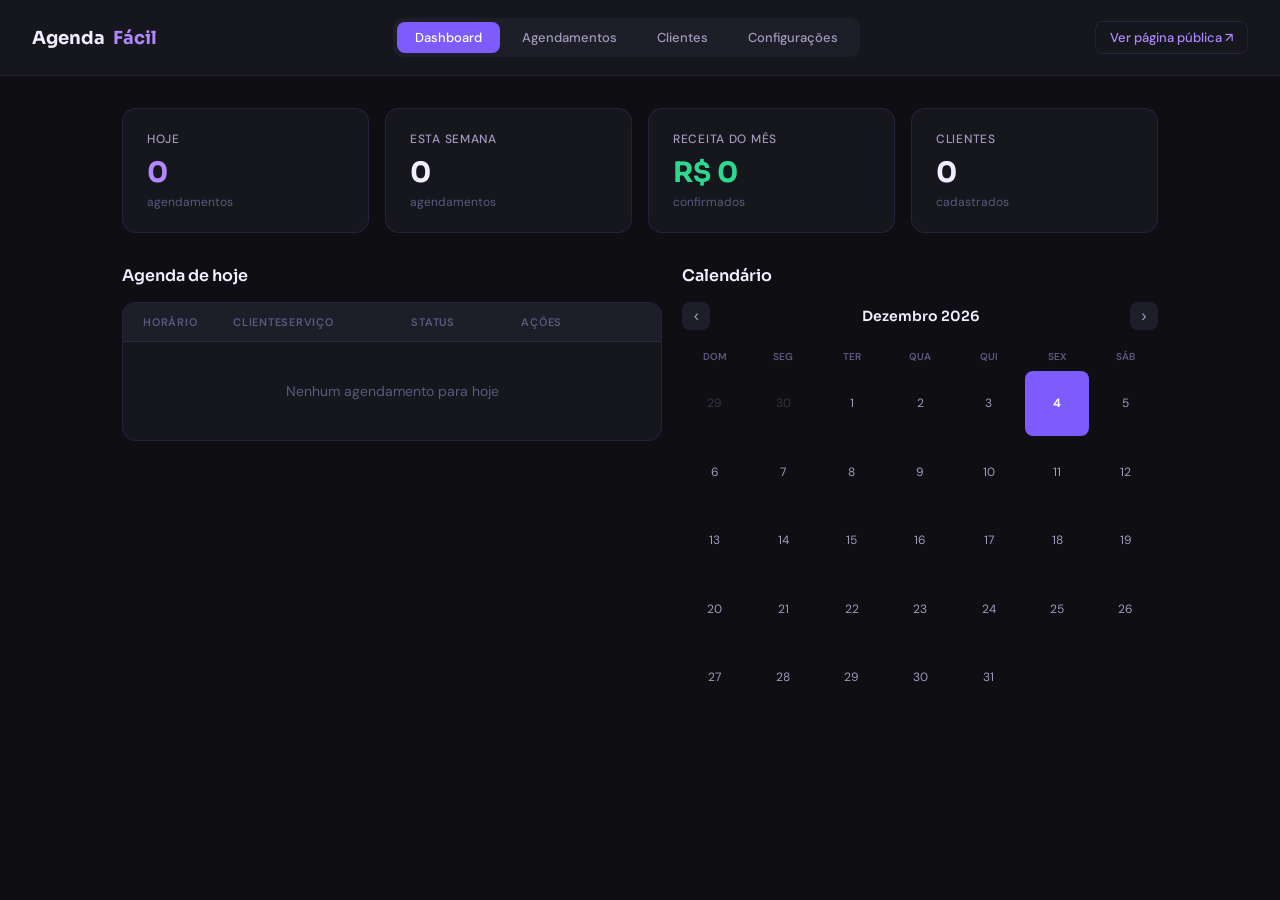
<file: index.html>
<!DOCTYPE html>
<html lang="pt-BR">
<head>
<meta charset="UTF-8">
<meta name="viewport" content="width=device-width, initial-scale=1.0">
<title>AgendaFácil — Painel</title>
<link href="https://fonts.googleapis.com/css2?family=Sora:wght@400;500;600;700&family=DM+Sans:wght@400;500&display=swap" rel="stylesheet">
<link rel="stylesheet" href="css/style.css">
</head>
<body>

<nav class="nav">
  <div class="nav-logo">Agenda<span>Fácil</span></div>
  <div class="nav-tabs">
    <button class="nav-tab active" onclick="showPage('dashboard')">Dashboard</button>
    <button class="nav-tab" onclick="showPage('agendamentos')">Agendamentos <span class="badge" id="badge-count">0</span></button>
    <button class="nav-tab" onclick="showPage('clientes')">Clientes</button>
    <button class="nav-tab" onclick="showPage('config')">Configurações</button>
  </div>
  <a class="nav-link" href="publico.html" target="_blank">Ver página pública ↗</a>
</nav>

<!-- DASHBOARD -->
<div class="page active" id="page-dashboard">
  <div class="stats">
    <div class="stat">
      <div class="stat-label">Hoje</div>
      <div class="stat-val purple" id="stat-hoje">0</div>
      <div class="stat-sub">agendamentos</div>
    </div>
    <div class="stat">
      <div class="stat-label">Esta semana</div>
      <div class="stat-val" id="stat-semana">0</div>
      <div class="stat-sub">agendamentos</div>
    </div>
    <div class="stat">
      <div class="stat-label">Receita do mês</div>
      <div class="stat-val green" id="stat-receita">R$ 0</div>
      <div class="stat-sub">confirmados</div>
    </div>
    <div class="stat">
      <div class="stat-label">Clientes</div>
      <div class="stat-val" id="stat-clientes">0</div>
      <div class="stat-sub">cadastrados</div>
    </div>
  </div>

  <div class="grid2">
    <div>
      <div class="section-title">Agenda de hoje</div>
      <div class="agenda-table">
        <div class="agenda-header">
          <span>Horário</span><span>Cliente</span><span>Serviço</span><span>Status</span><span>Ações</span>
        </div>
        <div id="dash-agenda"></div>
      </div>
    </div>
    <div>
      <div class="section-title">Calendário</div>
      <div id="mini-cal"></div>
    </div>
  </div>
</div>

<!-- AGENDAMENTOS -->
<div class="page" id="page-agendamentos">
  <div style="display:flex;align-items:center;justify-content:space-between;margin-bottom:16px;flex-wrap:wrap;gap:10px">
    <div class="section-title" style="margin:0">Todos os agendamentos</div>
    <select id="filtro-status" onchange="renderAgendamentos()" style="background:var(--bg2);border:1px solid var(--border);border-radius:8px;padding:8px 12px;color:var(--text);font-family:'DM Sans',sans-serif;font-size:13px;cursor:pointer">
      <option value="all">Todos</option>
      <option value="pending">Pendentes</option>
      <option value="confirmed">Confirmados</option>
      <option value="done">Finalizados</option>
      <option value="cancelled">Cancelados</option>
    </select>
  </div>
  <div class="agenda-table">
    <div class="agenda-header">
      <span>Horário</span><span>Cliente</span><span>Serviço</span><span>Status</span><span>Ações</span>
    </div>
    <div id="all-appointments"></div>
  </div>
</div>

<!-- CLIENTES -->
<div class="page" id="page-clientes">
  <div class="section-title">Clientes cadastrados</div>
  <div class="client-list" id="client-list"></div>
</div>

<!-- CONFIGURAÇÕES -->
<div class="page" id="page-config">
  <div class="settings-card">
    <div class="settings-title">Dados do negócio</div>
    <div class="form-row">
      <div class="form-group">
        <label class="form-label">Nome do negócio</label>
        <input id="cfg-nome" class="form-input" placeholder="Ex: Salão da Maria">
      </div>
      <div class="form-group">
        <label class="form-label">Telefone / WhatsApp</label>
        <input id="cfg-telefone" class="form-input" placeholder="(27) 9 9999-0000">
      </div>
    </div>
    <div class="form-row">
      <div class="form-group">
        <label class="form-label">Endereço</label>
        <input id="cfg-endereco" class="form-input" placeholder="Ex: Serra, ES">
      </div>
      <div class="form-group">
        <label class="form-label">Horário de funcionamento</label>
        <input id="cfg-horario" class="form-input" placeholder="Ex: 08:00 - 18:00">
      </div>
    </div>
    <button class="save-btn" onclick="salvarConfig()">Salvar configurações</button>
  </div>

  <div class="settings-card">
    <div class="settings-title">Notificações</div>
    <div class="toggle-row">
      <div>
        <div class="toggle-label">Confirmar agendamento por WhatsApp</div>
        <div class="toggle-sub">Envia link do WhatsApp ao cliente após agendar</div>
      </div>
      <label class="toggle"><input type="checkbox" id="tog-whatsapp"><span class="toggle-slider"></span></label>
    </div>
    <div class="toggle-row">
      <div>
        <div class="toggle-label">Lembrete 1 hora antes</div>
        <div class="toggle-sub">Notifica o cliente antes do horário</div>
      </div>
      <label class="toggle"><input type="checkbox" id="tog-lembrete"><span class="toggle-slider"></span></label>
    </div>
    <div class="toggle-row">
      <div>
        <div class="toggle-label">Aceitar agendamentos online</div>
        <div class="toggle-sub">Permite clientes agendarem pela página pública</div>
      </div>
      <label class="toggle"><input type="checkbox" id="tog-online"><span class="toggle-slider"></span></label>
    </div>
  </div>

  <div class="settings-card">
    <div class="settings-title">Serviços oferecidos</div>
    <div style="display:grid;grid-template-columns:1fr 80px 80px 32px;gap:8px;padding:0 0 8px;font-size:11px;color:var(--text3);font-weight:600;text-transform:uppercase;letter-spacing:.06em">
      <span>Nome</span><span>Duração</span><span>Preço R$</span><span></span>
    </div>
    <div id="services-config"></div>
    <div style="display:flex;gap:10px;margin-top:14px;flex-wrap:wrap">
      <button class="save-btn" style="background:var(--bg3);color:var(--accent2);border:1px solid var(--accent)" onclick="adicionarServico()">+ Adicionar serviço</button>
      <button class="save-btn" onclick="salvarServicos()">Salvar serviços</button>
    </div>
  </div>

  <div class="settings-card" style="border-color:rgba(255,92,124,0.2)">
    <div class="settings-title" style="color:var(--red)">Zona de perigo</div>
    <p style="font-size:13px;color:var(--text2);margin-bottom:14px">Apaga todos os dados do sistema (agendamentos, clientes, configurações). Não tem volta!</p>
    <button class="save-btn" style="background:rgba(255,92,124,0.15);color:var(--red);border:1px solid rgba(255,92,124,0.3)" onclick="resetarSistema()">Resetar todos os dados</button>
  </div>
</div>

<div class="notif" id="notif"></div>

<script src="js/db.js"></script>
<script src="js/app.js"></script>
<script>

function resetarSistema() {
  if (!confirm('Tem certeza? Isso apagará TODOS os dados!')) return;
  if (!confirm('Segunda confirmação: apagar tudo mesmo?')) return;
  DB.resetTudo();
  location.reload();
}
</script>
</body>
</html>
</file>
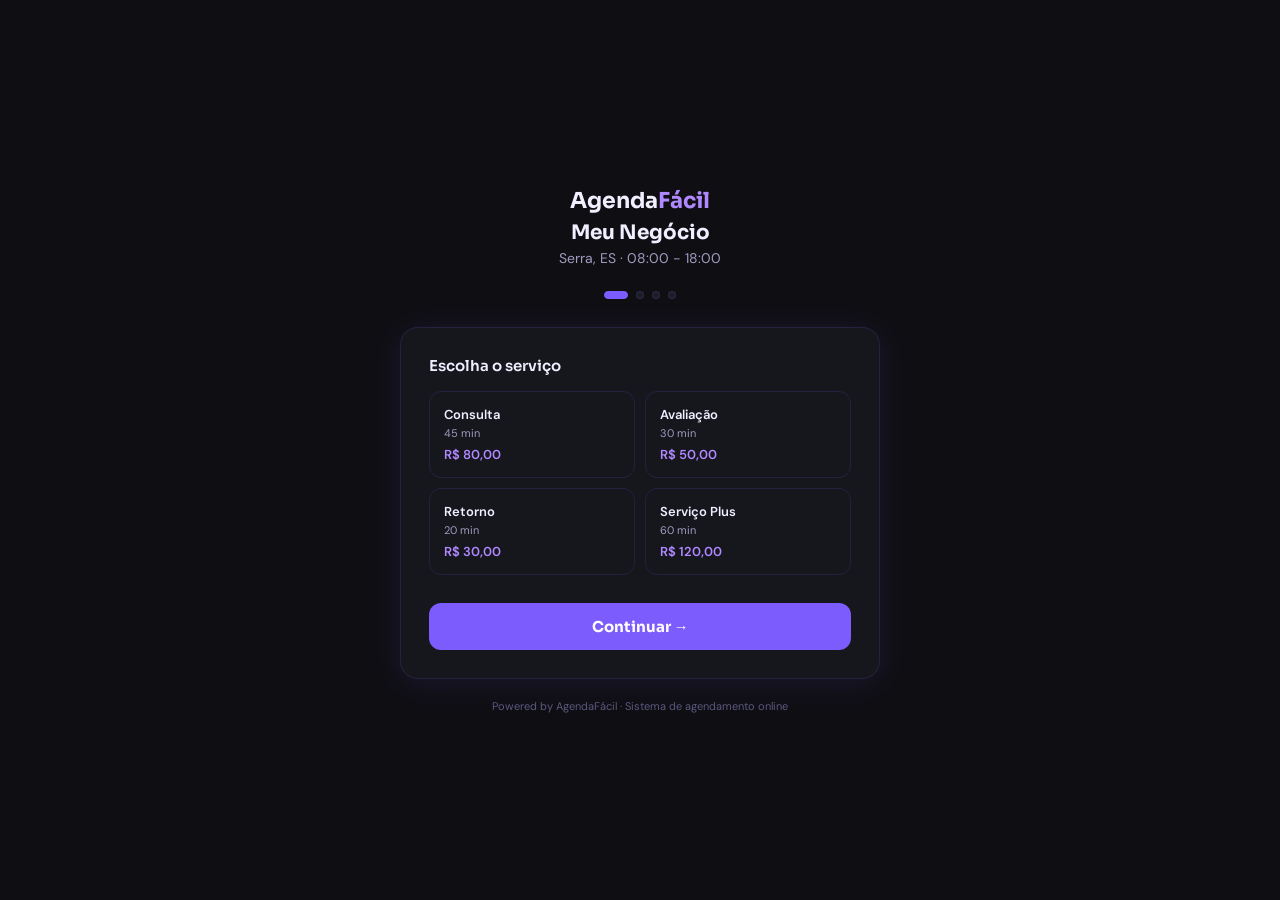
<file: publico.html>
<!DOCTYPE html>
<html lang="pt-BR">
<head>
<meta charset="UTF-8">
<meta name="viewport" content="width=device-width, initial-scale=1.0">
<title>Agendamento Online</title>
<link href="https://fonts.googleapis.com/css2?family=Sora:wght@400;500;600;700&family=DM+Sans:wght@400;500&display=swap" rel="stylesheet">
<link rel="stylesheet" href="css/style.css">
</head>
<body class="pub-body">

<div class="public-wrap">
  <div class="public-header">
    <div class="public-logo">Agenda<span>Fácil</span></div>
    <div class="public-logo" id="pub-nome-negocio" style="font-size:20px;margin-top:6px;color:var(--text)"></div>
    <div class="public-sub" id="pub-sub-negocio"></div>
  </div>

  <div class="step-indicator">
    <div class="step-dot active" id="dot0"></div>
    <div class="step-dot" id="dot1"></div>
    <div class="step-dot" id="dot2"></div>
    <div class="step-dot" id="dot3"></div>
  </div>

  <div class="pub-card">

    <!-- PASSO 0: Escolher serviço -->
    <div class="pub-step" id="pub-step-0">
      <div class="pub-section-title">Escolha o serviço</div>
      <div class="service-grid" id="service-grid"></div>
      <button class="pub-btn" onclick="pubNext(0)">Continuar →</button>
    </div>

    <!-- PASSO 1: Escolher horário -->
    <div class="pub-step" id="pub-step-1" style="display:none">
      <div class="pub-section-title">Escolha o horário</div>
      <div style="font-size:13px;color:var(--text2);margin-bottom:14px">
        📅 <span id="pub-data-label"></span>
      </div>
      <div class="time-slots" id="time-slots"></div>
      <div style="display:flex;gap:10px">
        <button class="pub-btn secondary" onclick="pubVoltar(0)" style="flex:0 0 auto;width:auto;padding:14px 20px">← Voltar</button>
        <button class="pub-btn" onclick="pubNext(1)">Continuar →</button>
      </div>
    </div>

    <!-- PASSO 2: Dados pessoais -->
    <div class="pub-step" id="pub-step-2" style="display:none">
      <div class="pub-section-title">Seus dados</div>
      <input class="pub-input" id="pub-nome-cliente" placeholder="Seu nome completo" autocomplete="name">
      <input class="pub-input" id="pub-telefone" placeholder="WhatsApp com DDD: (27) 9 9999-0000" type="tel" autocomplete="tel">
      <div class="confirm-box" id="confirm-summary"></div>
      <div style="display:flex;gap:10px">
        <button class="pub-btn secondary" onclick="pubVoltar(1)" style="flex:0 0 auto;width:auto;padding:14px 20px">← Voltar</button>
        <button class="pub-btn" onclick="pubConfirm()">Confirmar agendamento ✓</button>
      </div>
    </div>

    <!-- PASSO 3: Sucesso -->
    <div class="pub-step" id="pub-step-3" style="display:none">
      <div class="success-wrap">
        <div class="success-icon">✓</div>
        <div class="success-title">Agendamento confirmado!</div>
        <div class="success-sub">Seu horário foi reservado com sucesso.<br>Salve as informações abaixo. 👇</div>
        <div class="confirm-box" id="success-summary"></div>
        <a id="btn-whatsapp" href="#" target="_blank" class="pub-btn" style="display:block;margin-top:12px;text-align:center;text-decoration:none">
          💬 Confirmar pelo WhatsApp
        </a>
        <button class="pub-btn secondary" onclick="pubReset()" style="margin-top:10px">
          Fazer novo agendamento
        </button>
      </div>
    </div>

  </div>

  <p style="text-align:center;font-size:11px;color:var(--text3);margin-top:20px">
    Powered by AgendaFácil · Sistema de agendamento online
  </p>
</div>

<div class="notif" id="notif"></div>

<script src="js/db.js"></script>
<script src="js/publico.js"></script>
</body>
</html>
</file>
<file: css/style.css>
:root {
  --bg: #0f0f13;
  --bg2: #16161d;
  --bg3: #1e1e28;
  --accent: #7c5cfc;
  --accent2: #b088ff;
  --green: #2dd98f;
  --red: #ff5c7c;
  --amber: #ffb547;
  --text: #f0eeff;
  --text2: #a09bbf;
  --text3: #5c5880;
  --border: rgba(124,92,252,0.15);
  --radius: 14px;
  --shadow: 0 4px 32px rgba(124,92,252,0.12);
}
* { box-sizing: border-box; margin: 0; padding: 0; }
body { font-family: 'DM Sans', sans-serif; background: var(--bg); color: var(--text); min-height: 100vh; }

/* NAV */
.nav { display: flex; align-items: center; justify-content: space-between; padding: 18px 32px; border-bottom: 1px solid var(--border); background: var(--bg2); position: sticky; top: 0; z-index: 100; }
.nav-logo { font-family: 'Sora', sans-serif; font-weight: 700; font-size: 18px; color: var(--text); display: flex; align-items: center; gap: 8px; }
.nav-logo span { color: var(--accent2); }
.nav-tabs { display: flex; gap: 4px; background: var(--bg3); border-radius: 10px; padding: 4px; flex-wrap: wrap; }
.nav-tab { padding: 7px 18px; border-radius: 8px; font-size: 13px; font-weight: 500; cursor: pointer; color: var(--text2); border: none; background: none; transition: all .2s; font-family: 'DM Sans', sans-serif; }
.nav-tab.active { background: var(--accent); color: #fff; }
.nav-tab:hover:not(.active) { color: var(--text); background: rgba(255,255,255,0.05); }
.badge { background: var(--accent); color: #fff; border-radius: 99px; font-size: 11px; padding: 2px 7px; margin-left: 4px; }
.nav-link { color: var(--accent2); font-size: 13px; font-weight: 500; text-decoration: none; padding: 7px 14px; border: 1px solid var(--border); border-radius: 8px; transition: all .2s; }
.nav-link:hover { background: rgba(124,92,252,0.1); }

/* PAGES */
.page { display: none; padding: 32px; max-width: 1100px; margin: 0 auto; }
.page.active { display: block; animation: fadeIn .25s ease; }
@keyframes fadeIn { from { opacity: 0; transform: translateY(8px); } to { opacity: 1; transform: none; } }

/* STATS */
.stats { display: grid; grid-template-columns: repeat(4, 1fr); gap: 16px; margin-bottom: 32px; }
.stat { background: var(--bg2); border: 1px solid var(--border); border-radius: var(--radius); padding: 22px 24px; }
.stat-label { font-size: 12px; color: var(--text2); font-weight: 500; margin-bottom: 8px; text-transform: uppercase; letter-spacing: .06em; }
.stat-val { font-family: 'Sora', sans-serif; font-size: 28px; font-weight: 700; color: var(--text); }
.stat-val.green { color: var(--green); }
.stat-val.purple { color: var(--accent2); }
.stat-sub { font-size: 12px; color: var(--text3); margin-top: 4px; }
.section-title { font-family: 'Sora', sans-serif; font-size: 16px; font-weight: 600; margin-bottom: 16px; color: var(--text); }
.grid2 { display: grid; grid-template-columns: 1fr 1fr; gap: 20px; }

/* AGENDA TABLE */
.agenda-table { background: var(--bg2); border: 1px solid var(--border); border-radius: var(--radius); overflow: hidden; }
.agenda-header { display: grid; grid-template-columns: 90px 1fr 130px 110px 120px; gap: 0; padding: 12px 20px; background: var(--bg3); border-bottom: 1px solid var(--border); }
.agenda-header span { font-size: 11px; color: var(--text3); font-weight: 600; text-transform: uppercase; letter-spacing: .07em; }
.agenda-row { display: grid; grid-template-columns: 90px 1fr 130px 110px 120px; gap: 0; padding: 14px 20px; border-bottom: 1px solid var(--border); align-items: center; transition: background .15s; }
.agenda-row:last-child { border: none; }
.agenda-row:hover { background: rgba(124,92,252,0.05); }
.agenda-time { font-family: 'Sora', sans-serif; font-size: 13px; font-weight: 600; color: var(--accent2); }
.agenda-name { font-size: 14px; font-weight: 500; }
.agenda-service { font-size: 12px; color: var(--text2); }
.empty-state { padding: 40px; text-align: center; color: var(--text3); font-size: 14px; }

/* STATUS */
.status-pill { display: inline-flex; align-items: center; gap: 5px; padding: 4px 10px; border-radius: 99px; font-size: 11px; font-weight: 600; }
.status-pill.confirmed { background: rgba(45,217,143,0.12); color: var(--green); }
.status-pill.pending { background: rgba(255,181,71,0.12); color: var(--amber); }
.status-pill.cancelled { background: rgba(255,92,124,0.12); color: var(--red); }
.dot { width: 6px; height: 6px; border-radius: 50%; background: currentColor; }

/* BUTTONS */
.action-btn { padding: 5px 12px; border-radius: 8px; font-size: 12px; font-weight: 600; cursor: pointer; border: none; transition: all .15s; font-family: 'DM Sans', sans-serif; }
.btn-confirm { background: rgba(45,217,143,0.15); color: var(--green); }
.btn-confirm:hover { background: rgba(45,217,143,0.25); }
.btn-cancel { background: rgba(255,92,124,0.1); color: var(--red); margin-left: 4px; }
.btn-cancel:hover { background: rgba(255,92,124,0.2); }
.btn-delete { background: rgba(255,92,124,0.1); color: var(--red); margin-left: 4px; }
.btn-delete:hover { background: rgba(255,92,124,0.25); }
.btn-done { background: rgba(96,165,250,0.15); color: #60a5fa; }
.btn-done:hover { background: rgba(96,165,250,0.25); }
.status-pill.done { background: rgba(96,165,250,0.12); color: #60a5fa; }

/* MINI CALENDAR */
.mini-cal { background: var(--bg2); border: 1px solid var(--border); border-radius: var(--radius); padding: 20px; }
.cal-header { display: flex; justify-content: space-between; align-items: center; margin-bottom: 16px; }
.cal-title { font-family: 'Sora', sans-serif; font-size: 14px; font-weight: 600; }
.cal-nav { background: var(--bg3); border: none; color: var(--text2); width: 28px; height: 28px; border-radius: 8px; cursor: pointer; font-size: 16px; display: flex; align-items: center; justify-content: center; transition: all .15s; }
.cal-nav:hover { color: var(--text); background: rgba(124,92,252,0.2); }
.cal-grid { display: grid; grid-template-columns: repeat(7, 1fr); gap: 4px; }
.cal-day-name { font-size: 10px; color: var(--text3); text-align: center; font-weight: 600; padding: 4px 0; text-transform: uppercase; }
.cal-day { aspect-ratio: 1; display: flex; align-items: center; justify-content: center; border-radius: 8px; font-size: 12px; cursor: pointer; color: var(--text2); transition: all .15s; position: relative; }
.cal-day:hover { background: rgba(124,92,252,0.15); color: var(--text); }
.cal-day.today { background: var(--accent); color: #fff; font-weight: 700; }
.cal-day.has-event::after { content: ''; position: absolute; bottom: 3px; left: 50%; transform: translateX(-50%); width: 4px; height: 4px; border-radius: 50%; background: var(--accent2); }
.cal-day.today::after { background: #fff; }
.cal-day.other-month { opacity: .25; }

/* CLIENTS */
.client-list { background: var(--bg2); border: 1px solid var(--border); border-radius: var(--radius); overflow: hidden; }
.client-row { display: flex; align-items: center; gap: 14px; padding: 14px 20px; border-bottom: 1px solid var(--border); transition: background .15s; }
.client-row:last-child { border: none; }
.client-row:hover { background: rgba(124,92,252,0.05); }
.avatar { width: 38px; height: 38px; border-radius: 50%; display: flex; align-items: center; justify-content: center; font-weight: 700; font-size: 14px; flex-shrink: 0; }
.client-info { flex: 1; }
.client-name { font-size: 14px; font-weight: 500; }
.client-meta { font-size: 12px; color: var(--text2); }
.client-stats { text-align: right; font-size: 12px; color: var(--text3); }
.client-stats strong { display: block; font-size: 14px; color: var(--accent2); font-weight: 600; }

/* SETTINGS */
.settings-card { background: var(--bg2); border: 1px solid var(--border); border-radius: var(--radius); padding: 24px; margin-bottom: 16px; }
.settings-title { font-family: 'Sora', sans-serif; font-size: 14px; font-weight: 600; margin-bottom: 18px; color: var(--text); }
.form-row { display: grid; grid-template-columns: 1fr 1fr; gap: 14px; margin-bottom: 14px; }
.form-group { display: flex; flex-direction: column; gap: 6px; }
.form-label { font-size: 12px; color: var(--text2); font-weight: 500; }
.form-input { background: var(--bg3); border: 1px solid var(--border); border-radius: 10px; padding: 10px 14px; color: var(--text); font-size: 14px; font-family: 'DM Sans', sans-serif; outline: none; transition: border .2s; width: 100%; }
.form-input:focus { border-color: var(--accent); }
.toggle-row { display: flex; align-items: center; justify-content: space-between; padding: 12px 0; border-bottom: 1px solid var(--border); }
.toggle-row:last-child { border: none; }
.toggle-label { font-size: 14px; }
.toggle-sub { font-size: 12px; color: var(--text2); }
.toggle { position: relative; width: 42px; height: 24px; }
.toggle input { opacity: 0; width: 0; height: 0; }
.toggle-slider { position: absolute; inset: 0; background: var(--bg3); border-radius: 99px; cursor: pointer; transition: .2s; border: 1px solid var(--border); }
.toggle-slider::before { content: ''; position: absolute; height: 16px; width: 16px; left: 3px; top: 3px; background: var(--text3); border-radius: 50%; transition: .2s; }
.toggle input:checked + .toggle-slider { background: var(--accent); border-color: var(--accent); }
.toggle input:checked + .toggle-slider::before { transform: translateX(18px); background: #fff; }
.save-btn { background: var(--accent); color: #fff; border: none; border-radius: 10px; padding: 11px 24px; font-size: 14px; font-weight: 600; cursor: pointer; font-family: 'DM Sans', sans-serif; transition: opacity .2s; }
.save-btn:hover { opacity: .85; }
.service-item { display: flex; gap: 10px; align-items: center; margin-bottom: 10px; background: var(--bg3); border-radius: 10px; padding: 10px 14px; border: 1px solid var(--border); }
.service-item input { background: transparent; border: none; color: var(--text); font-family: 'DM Sans', sans-serif; font-size: 14px; outline: none; flex: 1; }
.service-item input::placeholder { color: var(--text3); }
.service-item .remove-btn { background: none; border: none; color: var(--red); cursor: pointer; font-size: 18px; padding: 0 4px; opacity: .6; transition: opacity .15s; }
.service-item .remove-btn:hover { opacity: 1; }

/* MODAL */
.modal-overlay { position: fixed; inset: 0; background: rgba(0,0,0,0.6); z-index: 200; display: flex; align-items: center; justify-content: center; opacity: 0; pointer-events: none; transition: opacity .2s; }
.modal-overlay.open { opacity: 1; pointer-events: all; }
.modal { background: var(--bg2); border: 1px solid var(--border); border-radius: 18px; padding: 32px; width: 100%; max-width: 440px; transform: translateY(16px); transition: transform .2s; }
.modal-overlay.open .modal { transform: none; }
.modal-title { font-family: 'Sora', sans-serif; font-size: 17px; font-weight: 600; margin-bottom: 20px; }
.modal-actions { display: flex; gap: 10px; margin-top: 20px; justify-content: flex-end; }
.btn-ghost { background: var(--bg3); border: 1px solid var(--border); color: var(--text2); border-radius: 10px; padding: 10px 20px; font-size: 14px; font-weight: 500; cursor: pointer; font-family: 'DM Sans', sans-serif; transition: all .15s; }
.btn-ghost:hover { color: var(--text); }

/* NOTIF */
.notif { position: fixed; bottom: 24px; right: 24px; background: var(--bg2); border: 1px solid var(--green); border-radius: 12px; padding: 14px 20px; font-size: 13px; font-weight: 500; color: var(--green); box-shadow: 0 8px 32px rgba(0,0,0,0.4); transform: translateY(20px); opacity: 0; transition: all .3s; z-index: 999; }
.notif.show { transform: none; opacity: 1; }
.notif.error { border-color: var(--red); color: var(--red); }

/* PUBLIC PAGE */
.pub-body { background: var(--bg); min-height: 100vh; display: flex; flex-direction: column; align-items: center; justify-content: center; padding: 32px 16px; }
.public-wrap { max-width: 480px; width: 100%; }
.public-header { text-align: center; padding: 0 0 24px; }
.public-logo { font-family: 'Sora', sans-serif; font-size: 22px; font-weight: 700; }
.public-logo span { color: var(--accent2); }
.public-sub { font-size: 14px; color: var(--text2); margin-top: 4px; }
.step-indicator { display: flex; align-items: center; justify-content: center; gap: 8px; margin-bottom: 28px; }
.step-dot { width: 8px; height: 8px; border-radius: 50%; background: var(--bg3); border: 1px solid var(--border); transition: all .2s; }
.step-dot.active { background: var(--accent); border-color: var(--accent); width: 24px; border-radius: 99px; }
.step-dot.done { background: var(--green); border-color: var(--green); }
.pub-card { background: var(--bg2); border: 1px solid var(--border); border-radius: 18px; padding: 28px; box-shadow: var(--shadow); }
.pub-section-title { font-family: 'Sora', sans-serif; font-size: 15px; font-weight: 600; margin-bottom: 16px; }
.service-grid { display: grid; grid-template-columns: 1fr 1fr; gap: 10px; margin-bottom: 20px; }
.service-card { border: 1.5px solid var(--border); border-radius: 12px; padding: 14px; cursor: pointer; transition: all .2s; }
.service-card:hover { border-color: var(--accent); background: rgba(124,92,252,0.08); }
.service-card.selected { border-color: var(--accent); background: rgba(124,92,252,0.12); }
.service-name { font-size: 13px; font-weight: 600; margin-bottom: 3px; }
.service-info { font-size: 11px; color: var(--text2); }
.service-price { font-size: 13px; color: var(--accent2); font-weight: 600; margin-top: 6px; }
.time-slots { display: grid; grid-template-columns: repeat(4, 1fr); gap: 8px; margin-bottom: 20px; }
.slot { border: 1.5px solid var(--border); border-radius: 9px; padding: 9px 4px; text-align: center; font-size: 12px; font-weight: 600; cursor: pointer; transition: all .2s; color: var(--text2); }
.slot:hover:not(.unavailable) { border-color: var(--accent); color: var(--text); background: rgba(124,92,252,0.08); }
.slot.selected { border-color: var(--accent); background: var(--accent); color: #fff; }
.slot.unavailable { opacity: .3; cursor: not-allowed; }
.pub-input { width: 100%; background: var(--bg3); border: 1.5px solid var(--border); border-radius: 10px; padding: 12px 14px; color: var(--text); font-size: 14px; font-family: 'DM Sans', sans-serif; outline: none; margin-bottom: 12px; transition: border .2s; }
.pub-input:focus { border-color: var(--accent); }
.pub-btn { width: 100%; background: var(--accent); color: #fff; border: none; border-radius: 12px; padding: 14px; font-size: 15px; font-weight: 700; cursor: pointer; font-family: 'Sora', sans-serif; transition: opacity .2s; margin-top: 8px; }
.pub-btn:hover { opacity: .88; }
.pub-btn.secondary { background: var(--bg3); color: var(--accent2); border: 1px solid var(--accent); }
.success-wrap { text-align: center; padding: 20px 0; }
.success-icon { width: 64px; height: 64px; background: rgba(45,217,143,0.15); border-radius: 50%; display: flex; align-items: center; justify-content: center; margin: 0 auto 16px; font-size: 28px; }
.success-title { font-family: 'Sora', sans-serif; font-size: 20px; font-weight: 700; margin-bottom: 8px; color: var(--green); }
.success-sub { font-size: 14px; color: var(--text2); line-height: 1.6; }
.confirm-box { background: var(--bg3); border-radius: 12px; padding: 16px; margin: 16px 0; text-align: left; }
.confirm-row { display: flex; justify-content: space-between; font-size: 13px; padding: 5px 0; border-bottom: 1px solid var(--border); }
.confirm-row:last-child { border: none; }
.confirm-row span:last-child { font-weight: 600; color: var(--accent2); }

/* RESPONSIVE */
@media(max-width: 700px) {
  .stats { grid-template-columns: 1fr 1fr; }
  .grid2 { grid-template-columns: 1fr; }
  .agenda-header, .agenda-row { grid-template-columns: 70px 1fr 90px; }
  .agenda-header span:nth-child(4), .agenda-header span:nth-child(5),
  .agenda-row > *:nth-child(4), .agenda-row > *:nth-child(5) { display: none; }
  .nav { padding: 14px 16px; flex-wrap: wrap; gap: 10px; }
  .page { padding: 20px 16px; }
  .form-row { grid-template-columns: 1fr; }
}
</file>
